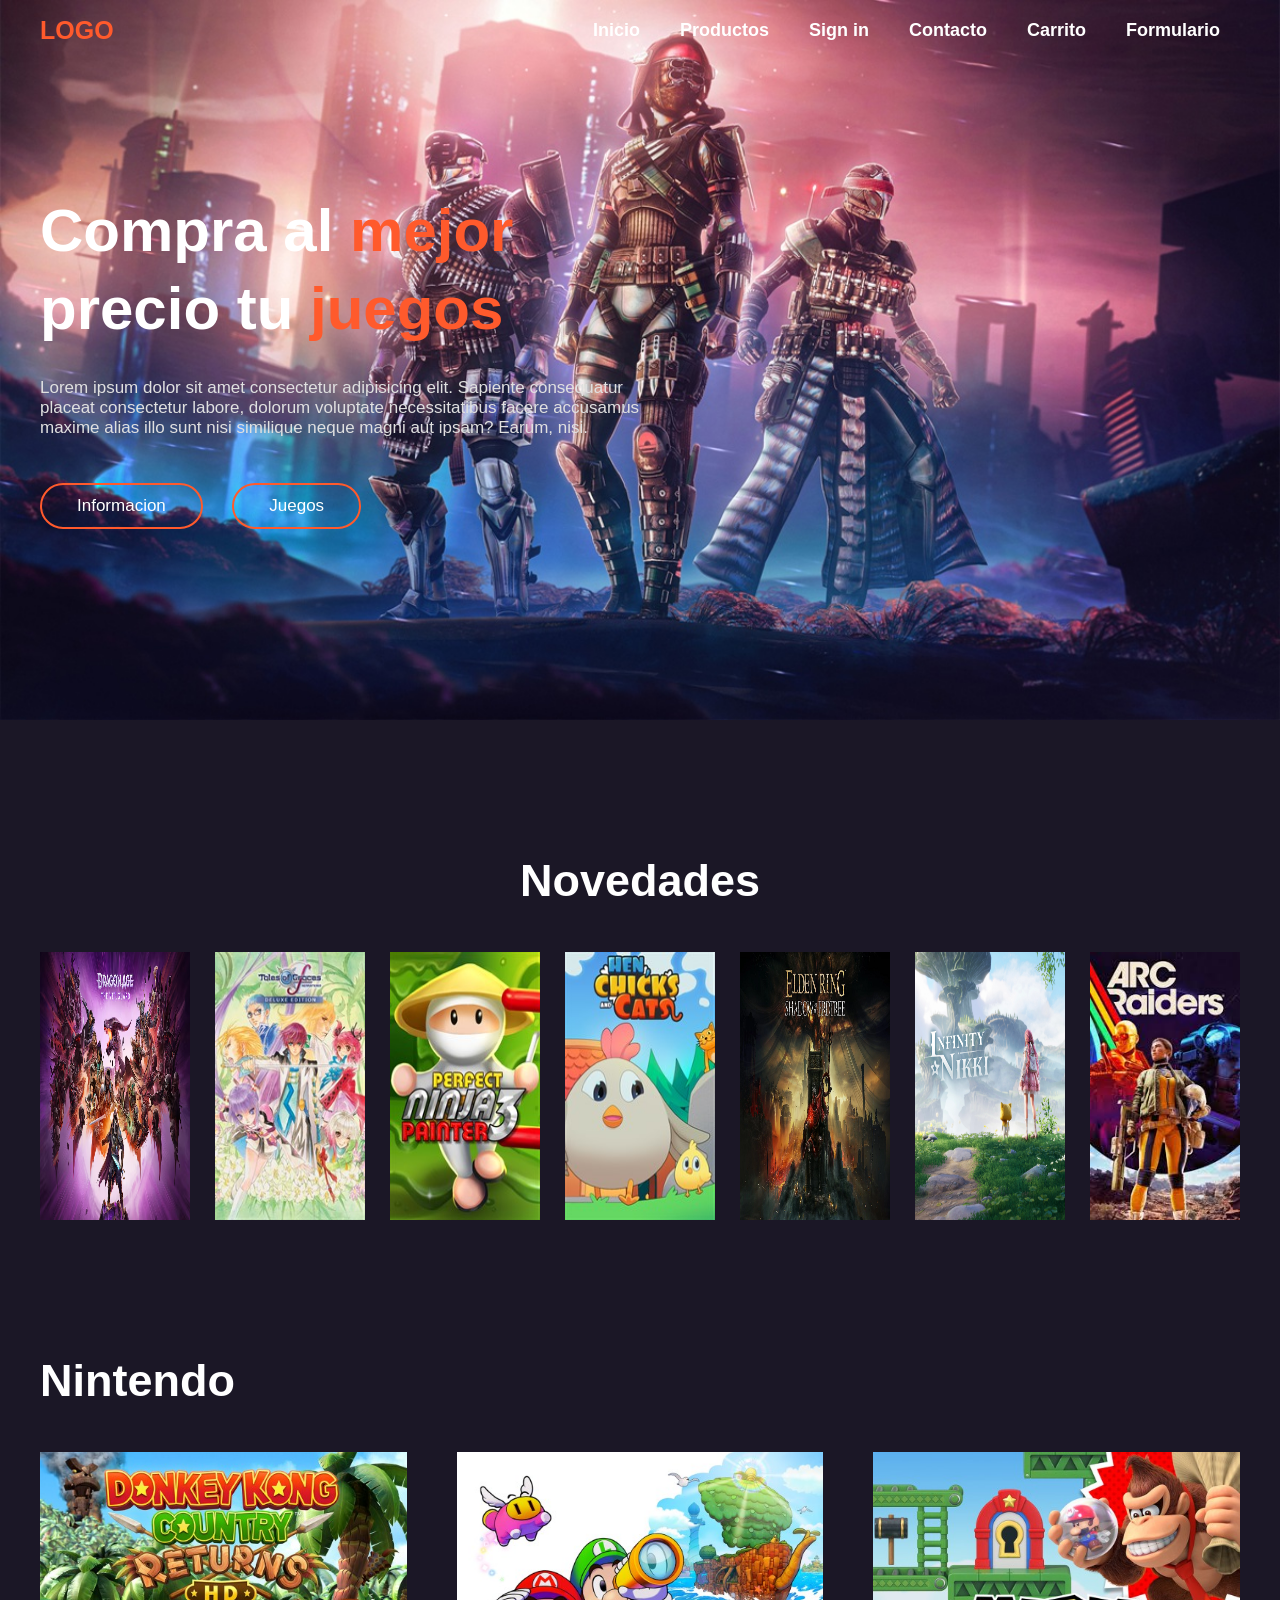
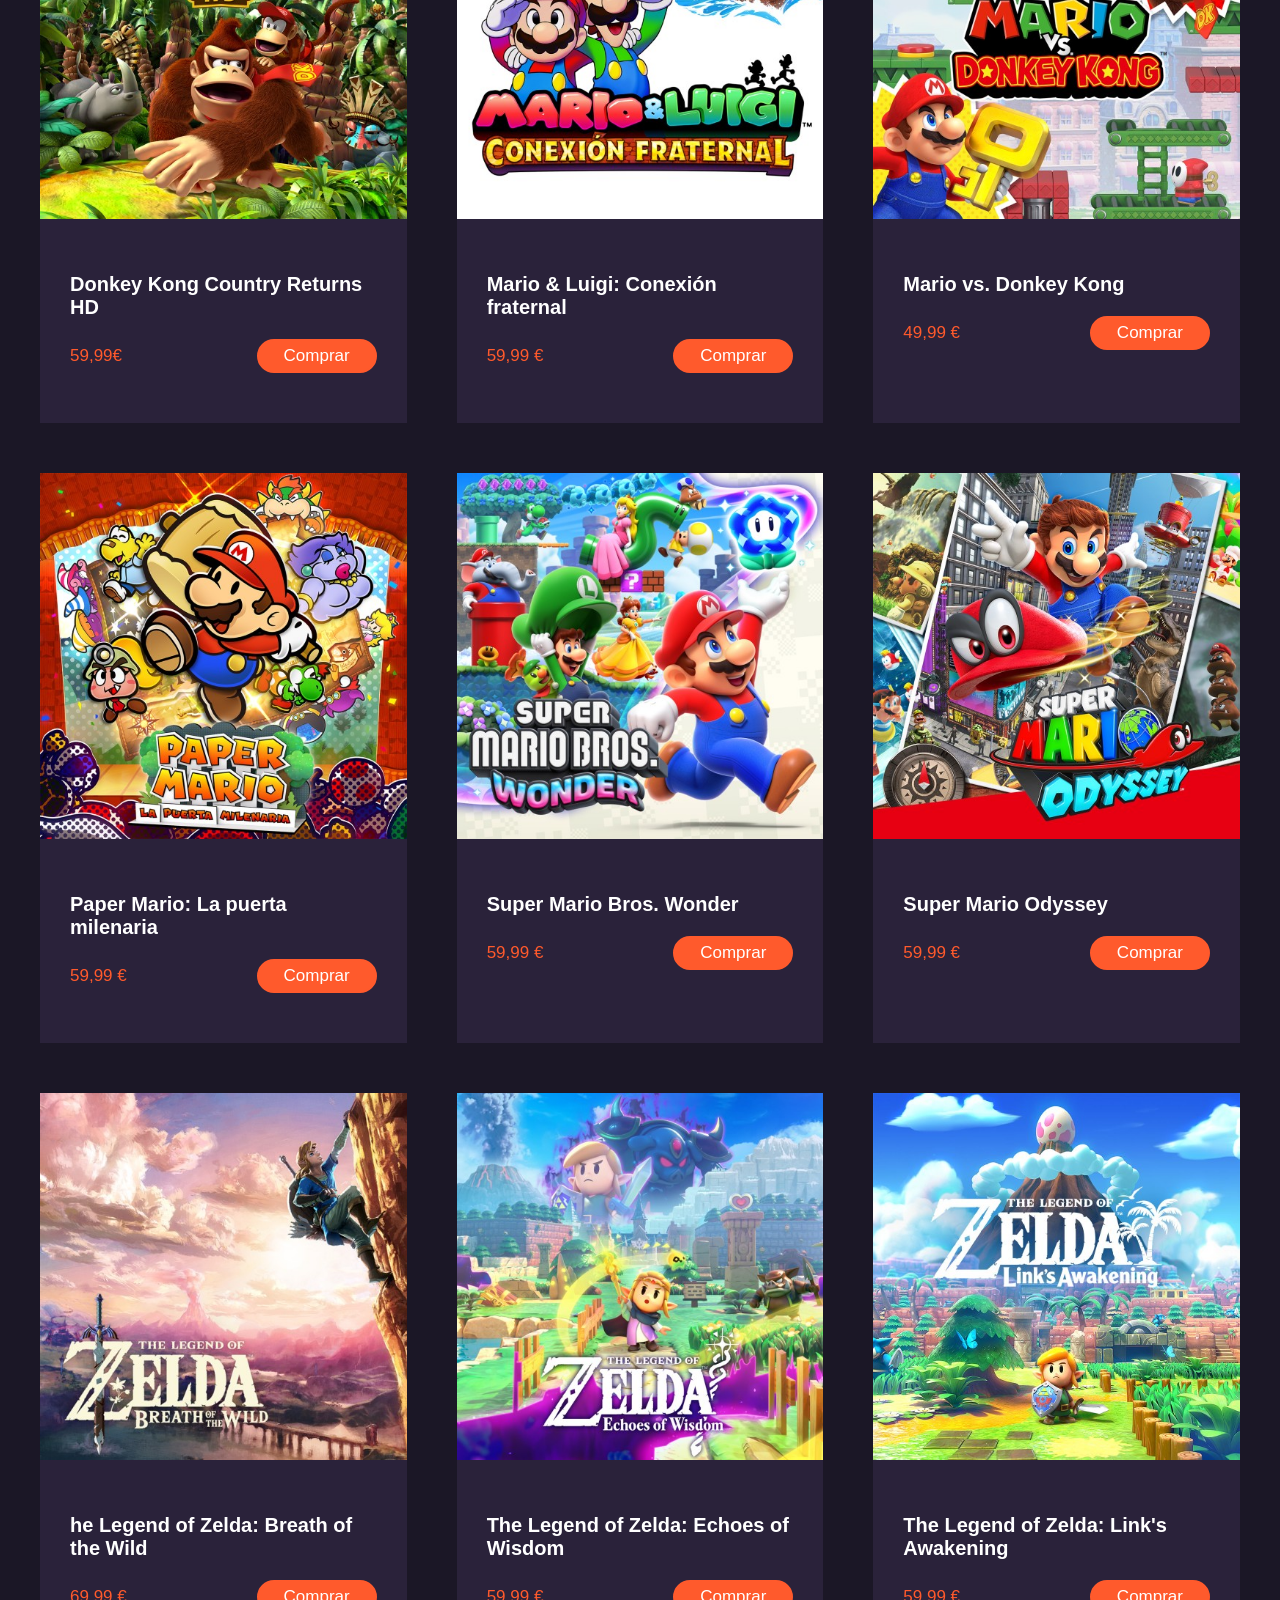
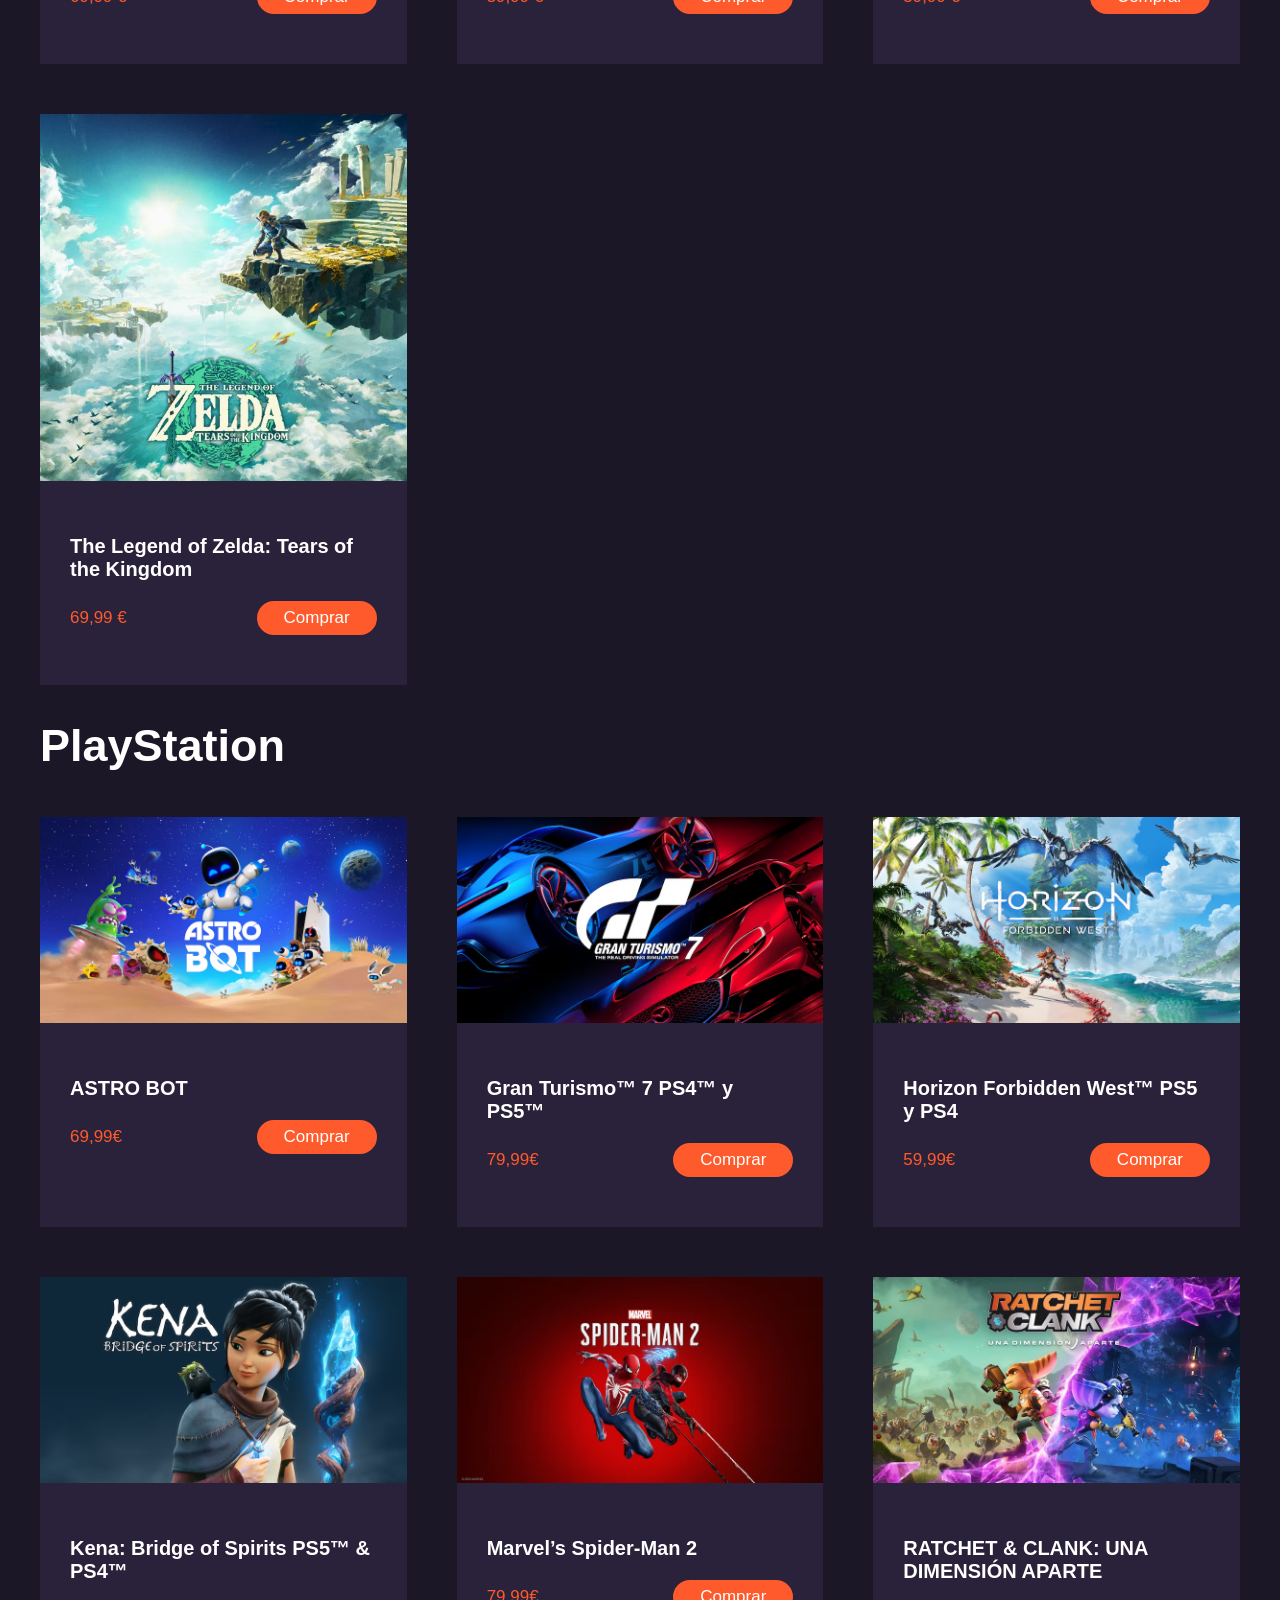
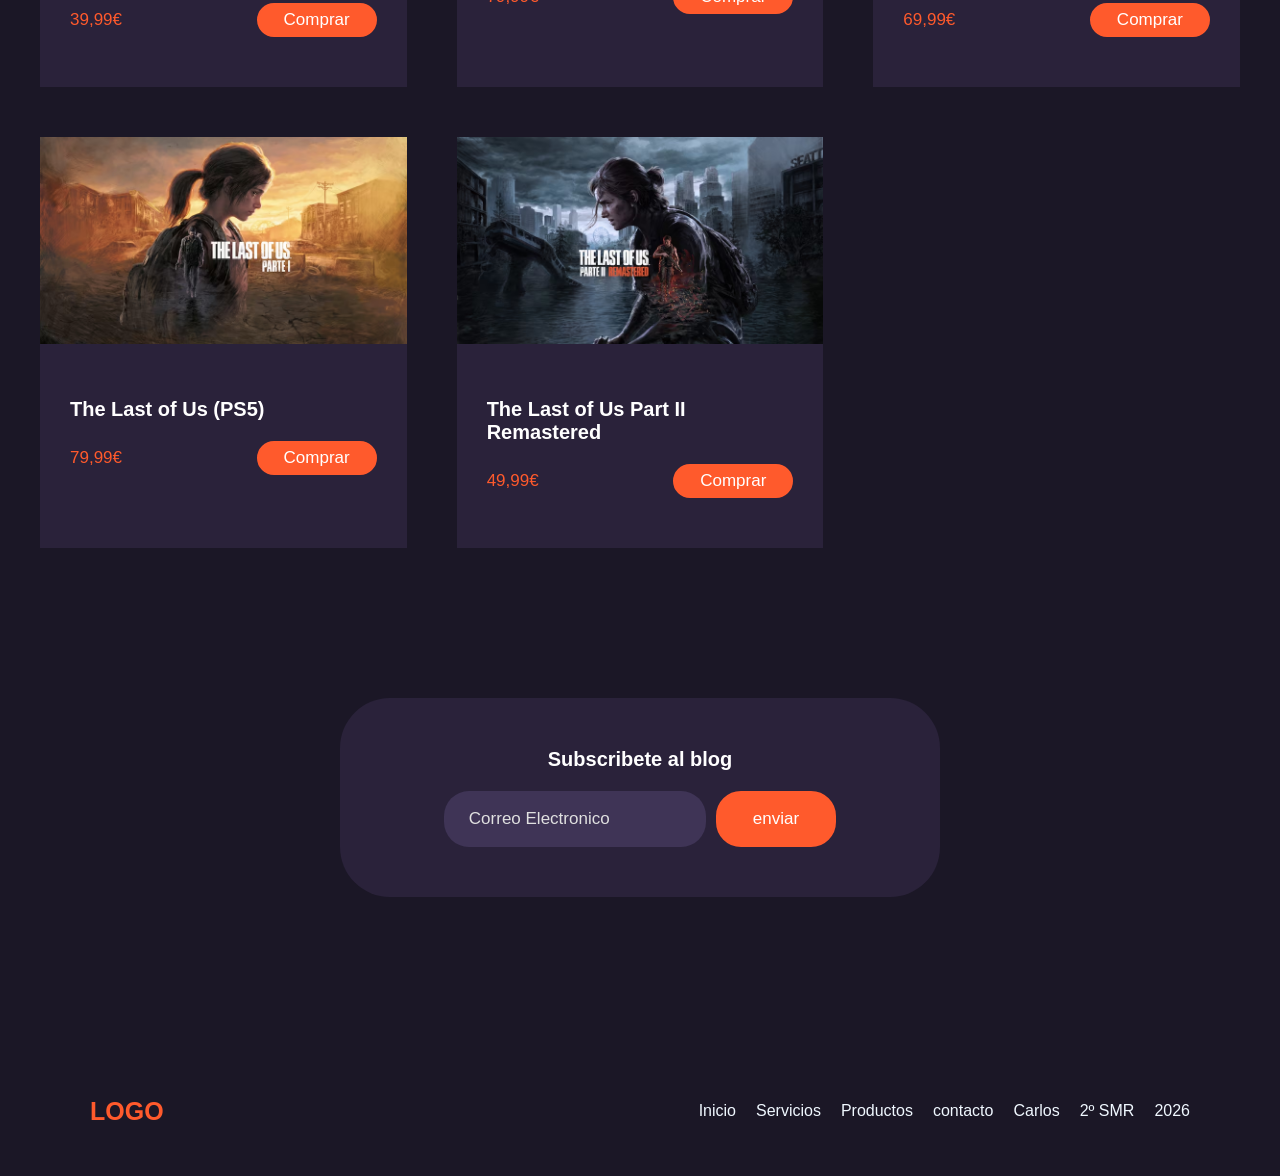
<file: index.html>
<!DOCTYPE html>
<html lang="es">
  <head>
    <meta charset="UTF-8" />
    <meta name="viewport" content="width=device-width, initial-scale=1.0" />
    <link rel="stylesheet" href="style.css"/>
    <title>Document</title>
  </head>
  <body>
    <header class="header">
      <div class="menu container">
        <a href="#" class="logo">Logo</a>
        <input type="checkbox" id="menu" />
        <label for="menu">
          <img src="assets/menu.png" class="menu-icono" alt="menu" />
          
        </label>
        <nav class="navbar">
          <ul>
            <li><a href="#">Inicio</a></li>
            <li><a href="#">Productos</a></li>
            <li><a href="sign_in.html">Sign in</a></li>
            <li><a href="#">Contacto</a></li>
            <li><a href="#">Carrito</a></li>
            <li><a href="formulario.html">Formulario</a></li>
          </ul>
          
        </nav>
      </div>

      <div class="header-content container">
        <div class="header-txt">
          <h1>Compra al <span>mejor</span> precio tu <span>juegos</span></h1>
          <p>
            Lorem ipsum dolor sit amet consectetur adipisicing elit. Sapiente
            consequatur placeat consectetur labore, dolorum voluptate
            necessitatibus facere accusamus maxime alias illo sunt nisi
            similique neque magni aut ipsam? Earum, nisi.
          </p>
         <div class="buttons">
            <a href="#" class="btn-1">Informacion</a>
            <a href="#" class="btn-1">Juegos</a>
         </div>
        </div>
      </div>
    </header>

    <section class="novedades container">
        <h2>Novedades</h2>

        <div class="novedades-content">
            <img src="assets/Novedades/ng1.jpg" alt="Donkey Kong Country Returns "/>
            <img src="assets/Novedades/ng2.jpg" alt="Donkey Kong Country Returns "/>
            <img src="assets/Novedades/ng3.jpg" alt="Donkey Kong Country Returns "/>
            <img src="assets/Novedades/ng4.jpg" alt="Donkey Kong Country Returns "/>
            <img src="assets/Novedades/ng5.jpg" alt="Donkey Kong Country Returns "/>
            <img src="assets/Novedades/ng6.jpg" alt="Donkey Kong Country Returns "/>
            <img src="assets/Novedades/ng7.jpg" alt="Donkey Kong Country Returns "/>
            
            
        </div>
    </section>

    <main class="product container">

        <h2>Nintendo</h2>

        <div class="product-content">

            <div class="product-1">
                <img src="assets/nintendo/g1.jpg" alt="Donkey Kong Country Returns HD">
                <div class="product-txt">
                    <h3>Donkey Kong Country Returns HD</h3>
                    <div class="price">
                      <p>59,99€</p>
                      <a href="https://www.nintendo.com/es-es/Juegos/Juegos-de-Nintendo-Switch/Donkey-Kong-Country-Returns-HD-2590475.html" class="btn-2">Comprar</a>
                    </div>
                </div>
            </div>

            <div class="product-1">
              <img src="assets/nintendo/g2.jpg" alt="Mario & Luigi: Conexión fraternal">
              <div class="product-txt">
                  <h3>Mario & Luigi: Conexión fraternal</h3>
                  <div class="price">
                    <p>59,99 €</p>
                    <a href="https://www.nintendo.com/es-es/Juegos/Juegos-de-Nintendo-Switch/Mario-Luigi-Conexion-fraternal-2590264.html" class="btn-2">Comprar</a>
                  </div>
              </div>
          </div>

          <div class="product-1">
            <img src="assets/nintendo/g3.jpg" alt="Mario vs. Donkey Kong">
            <div class="product-txt">
                <h3>Mario vs. Donkey Kong</h3>
                <div class="price">
                  <p>49,99 €</p>
                  <a href="https://www.nintendo.com/es-es/Juegos/Juegos-de-Nintendo-Switch/Mario-vs-Donkey-Kong-2445644.html" class="btn-2">Comprar</a>
                </div>
            </div>
        </div>

        <div class="product-1">
          <img src="assets/nintendo/g4.jpg" alt="Paper Mario: La puerta milenaria">
          <div class="product-txt">
              <h3>Paper Mario: La puerta milenaria</h3>
              <div class="price">
                <p>59,99 €</p>
                <a href="https://www.nintendo.com/es-es/Juegos/Juegos-de-Nintendo-Switch/Paper-Mario-La-puerta-milenaria-2445545.html" class="btn-2">Comprar</a>
              </div>
          </div>
      </div>

      <div class="product-1">
        <img src="assets/nintendo/g5.jpg" alt="Super Mario Bros. Wonder">
        <div class="product-txt">
            <h3>Super Mario Bros. Wonder</h3>
            <div class="price">
              <p>59,99 €</p>
              <a href="https://www.nintendo.com/es-es/Juegos/Juegos-de-Nintendo-Switch/Super-Mario-Bros-Wonder-2404150.html" class="btn-2">Comprar</a>
            </div>
        </div>
    </div>

    <div class="product-1">
      <img src="assets/nintendo/g6.jpg" alt="Super Mario Odyssey">
      <div class="product-txt">
          <h3>Super Mario Odyssey</h3>
          <div class="price">
            <p>59,99 €</p>
            <a href="https://www.nintendo.com/es-es/Juegos/Juegos-de-Nintendo-Switch/Super-Mario-Odyssey-1173332.html" class="btn-2">Comprar</a>
          </div>
      </div>
  </div>


  <div class="product-1">
    <img src="assets/nintendo/g7.jpg" alt="he Legend of Zelda: Breath of the Wild">
    <div class="product-txt">
        <h3>he Legend of Zelda: Breath of the Wild</h3>
        <div class="price">
          <p>69,99 €</p>
          <a href="https://www.nintendo.com/es-es/Juegos/Juegos-de-Nintendo-Switch/The-Legend-of-Zelda-Breath-of-the-Wild-1173609.html" class="btn-2">Comprar</a>
        </div>
    </div>
</div>


<div class="product-1">
  <img src="assets/nintendo/g8.jpg" alt="The Legend of Zelda: Echoes of Wisdom">
  <div class="product-txt">
      <h3>The Legend of Zelda: Echoes of Wisdom</h3>
      <div class="price">
        <p>59,99 €</p>
        <a href="https://www.nintendo.com/es-es/Juegos/Juegos-de-Nintendo-Switch/The-Legend-of-Zelda-Echoes-of-Wisdom-2590490.html" class="btn-2">Comprar</a>
      </div>
  </div>
</div>


<div class="product-1">
  <img src="assets/nintendo/g9.jpg" alt="The Legend of Zelda: Link's Awakening">
  <div class="product-txt">
      <h3>The Legend of Zelda: Link's Awakening</h3>
      <div class="price">
        <p>59,99 €</p>
        <a href="https://www.nintendo.com/es-es/Juegos/Juegos-de-Nintendo-Switch/The-Legend-of-Zelda-Link-s-Awakening-1514327.html" class="btn-2">Comprar</a>
      </div>
  </div>
</div>


<div class="product-1">
  <img src="assets/nintendo/g10.jpg" alt="The Legend of Zelda: Tears of the Kingdom">
  <div class="product-txt">
      <h3>The Legend of Zelda: Tears of the Kingdom</h3>
      <div class="price">
        <p>69,99 €</p>
        <a href="https://www.nintendo.com/es-es/Juegos/Juegos-de-Nintendo-Switch/The-Legend-of-Zelda-Tears-of-the-Kingdom-1576884.html" class="btn-2">Comprar</a>
      </div>
  </div>
</div>


        </div>

         <h2>PlayStation</h2>

         <div class="product-content">

          <div class="product-1">
            <img src="assets/PLAYSTATION/g11.avif" alt="ASTRO BOT">
            <div class="product-txt">
                <h3>ASTRO BOT</h3>
                <div class="price">
                  <p>69,99€</p>
                  <a href="https://store.playstation.com/es-es/concept/10002684" class="btn-2">Comprar</a>
                </div>
            </div>
        </div>


        <div class="product-1">
          <img src="assets/PLAYSTATION/g12.avif" alt="Gran Turismo 7 ">
          <div class="product-txt">
              <h3>Gran Turismo™ 7 PS4™ y PS5™</h3>
              <div class="price">
                <p>79,99€</p>
                <a href="https://store.playstation.com/es-es/concept/10000956" class="btn-2">Comprar</a>
              </div>
          </div>
      </div>

      <div class="product-1">
        <img src="assets/PLAYSTATION/g13.avif" alt="Horizon Forbidden West">
        <div class="product-txt">
            <h3>Horizon Forbidden West™ PS5 y PS4</h3>
            <div class="price">
              <p>59,99€</p>
              <a href="https://store.playstation.com/es-es/concept/10000886" class="btn-2">Comprar</a>
            </div>
        </div>
    </div>

    <div class="product-1">
      <img src="assets/PLAYSTATION/g14.avif" alt="Kena: Bridge of Spirits">
      <div class="product-txt">
          <h3>Kena: Bridge of Spirits PS5™ & PS4™</h3>
          <div class="price">
            <p>39,99€</p>
            <a href="https://store.playstation.com/es-es/concept/10001235" class="btn-2">Comprar</a>
          </div>
      </div>
  </div>


  <div class="product-1">
    <img src="assets/PLAYSTATION/g15.avif" alt="Marvel’s Spider-Man 2">
    <div class="product-txt">
        <h3>Marvel’s Spider-Man 2</h3>
        <div class="price">
          <p>79,99€</p>
          <a href="https://store.playstation.com/es-es/concept/10002456" class="btn-2">Comprar</a>
        </div>
    </div>
</div>


<div class="product-1">
  <img src="assets/PLAYSTATION/g16.avif" alt="RATCHET & CLANK: UNA DIMENSIÓN APARTE">
  <div class="product-txt">
      <h3>RATCHET & CLANK: UNA DIMENSIÓN APARTE</h3>
      <div class="price">
        <p>69,99€</p>
        <a href="https://store.playstation.com/es-es/concept/10000669" class="btn-2">Comprar</a>
      </div>
  </div>
</div>

<div class="product-1">
  <img src="assets/PLAYSTATION/g17.avif" alt="The Last of Us (PS5)">
  <div class="product-txt">
      <h3>The Last of Us (PS5)</h3>
      <div class="price">
        <p>79,99€</p>
        <a href="https://store.playstation.com/es-es/concept/10002694" class="btn-2">Comprar</a>
      </div>
  </div>
</div>


<div class="product-1">
  <img src="assets/PLAYSTATION/g18.avif" alt="The Last of Us Part II Remastered">
  <div class="product-txt">
      <h3>The Last of Us Part II Remastered</h3>
      <div class="price">
        <p>49,99€</p>
        <a href="https://store.playstation.com/es-es/concept/230079" class="btn-2">Comprar</a>
      </div>
  </div>
</div>

  </div>

   
        
    </main>

    <section class="contact container">

      <div class="contact-content">
        <h3>Subscribete al blog</h3>
        <form>
          <input type="email" placeholder="Correo Electronico">
          <input type="submit" class="btn-3" value="enviar">
        </form>

      </div>

    </section>

    <footer class="footer container">
      <div class="link">
        <a href="#" class="logo">logo</a>
      </div>
      <div class="link">
        <ul>
          <li><a href="#"></a>Inicio</li>
          <li><a href="#"></a>Servicios</li>
          <li><a href="#"></a>Productos</li>
          <li><a href="formulario.html"></a>contacto</li>
          <li><a href="#"></a>Carlos</li>
          <li><a href="#"></a>2º SMR</li>
          <li><a href="#"></a>2026</li>
        </ul>
      </div>
    </footer>
    </body>
</html>
</file>
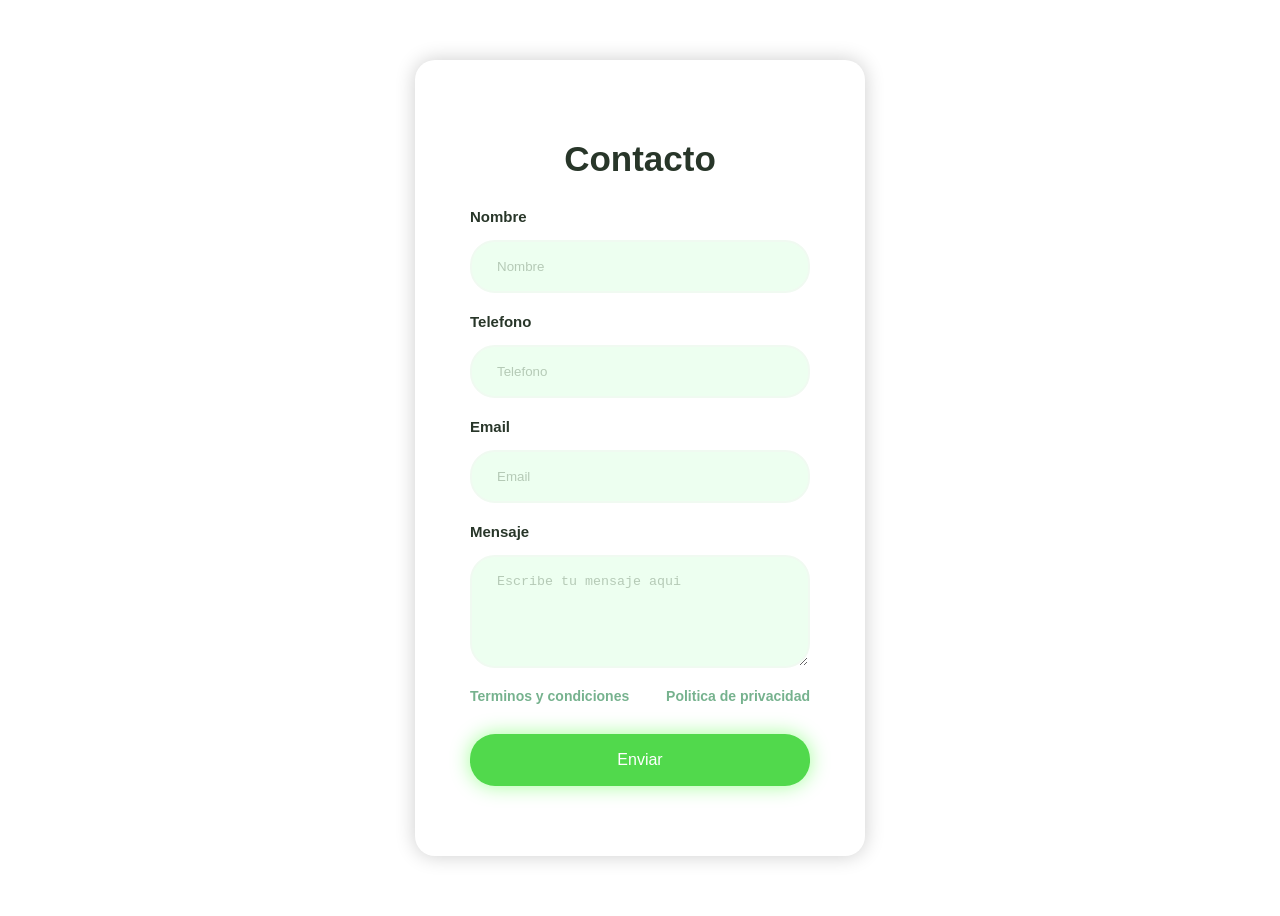
<file: formulario.html>
<!DOCTYPE html>
<html lang="es-es">
<head>
    <meta charset="UTF-8">
    <meta name="viewport" content="width=device-width, initial-scale=1.0">
    <title>Formulario</title>
    <link rel="stylesheet" href="formulario.css">
</head>
<body>

    <form>
        <h2>Contacto</h2>

        <div class="input-group">
            <label for="name">Nombre</label>
            <input type="text" id="name"  placeholder="Nombre">

            <label for="phone">Telefono</label>
            <input type="tel" id="phone" placeholder="Telefono">

            <label for="email">Email</label>
            <input type="email" id="email"  placeholder="Email">

            <label for="message">Mensaje</label>
            <textarea name="message" id="message" cols="30" rows="5" placeholder="Escribe tu mensaje aqui"></textarea>

            <div class="form-txt">
                <a href="#">Terminos y condiciones</a>
                <a href="#">Politica de privacidad</a>
            </div>

            <input type="submit" class="btn" value="Enviar">
        </div>
    </form>
    
</body>
</html>
</file>
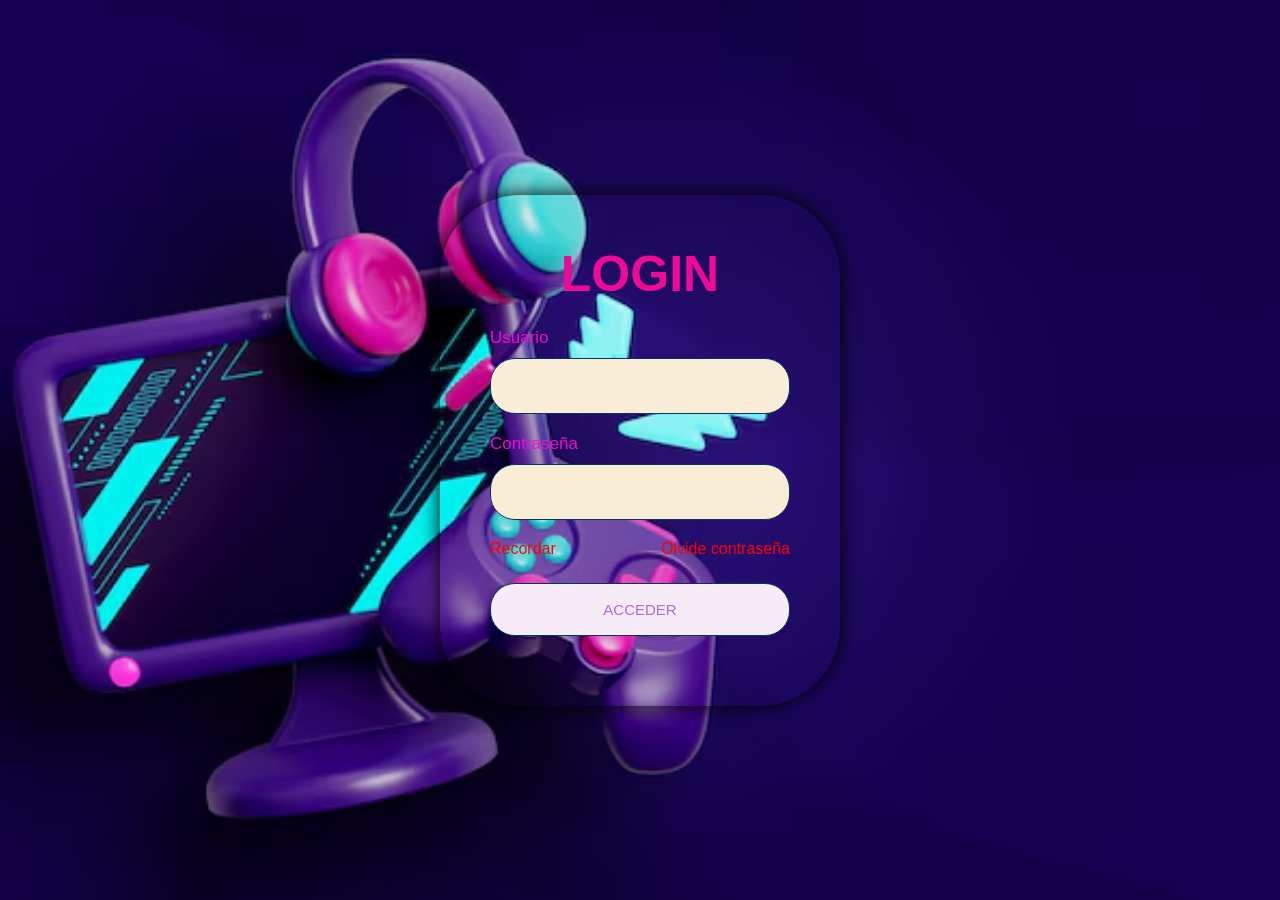
<file: sign_in.html>
<!DOCTYPE html>
<html lang="en">
<head>
    <meta charset="UTF-8">
    <meta name="viewport" content="width=device-width, initial-scale=1.0">
    <link rel="stylesheet" href="sign_in.css">
    <title>Document</title>
</head>
<body>

    <form>
        <h2>Login</h2>

        <label for="username">Usuario </label>
        <input type="text" id="Nombre de usuario">

        <label for="password">Contraseña</label>
        <input type="password" id="password">

        <div class="remember">
            <p>Recordar</p>
            <p>Olvide contraseña</p>

        </div>

        <input type="submit" class="btn-1" value="Acceder">
    </form>
    
</body>
</html>
</file>
<file: style.css>
@import url("https://fonts.googleapis.com/css2?family=Poppins:ital,wght@0,400;0,500;0,600;0,700;0,800;0,900;1,100;1,200;1,300;1,400;1,500;1,600;1,700;1,800;1,900&display=swap" rel="stylesheet">);

*{  
    margin: 0;
    padding: 0;
    box-sizing: border-box;
    text-decoration: none;
    list-style: none;
}
  
 body{
    font-family: 'Poppins', sans-serif;
    background-color: #1b1726;
 }

 img {
    max-width: 100%;
    
 }

 .container {
    max-width: 1200px;
    margin: 0 auto;
 }

 .header {
    background-image: url(assets/fondoIndex.jpg);
    background-position: center center;
    background-repeat: no-repeat;
    background-size: cover;
    display: flex;
    align-items: center;
    min-height: 80vh;
    padding: 80px 0;

 }

 .menu {
    position: absolute;
    top: 0;
    left: 0;
    right: 0;
    display: flex;
    align-items: center;
    justify-content: space-between;
 }

 .logo {
    color: #ff5a2c;
    font-size: 25px;
    font-weight: 800;
    text-transform: uppercase;
 }

 .menu .navbar ul li {
    position: relative;
    float: left;
 }

 .menu .navbar ul li a {
    font-size: 18px;
    padding: 20px;
    color: #ffffff;
    font-weight: 600;
    display: block;
 }

 .menu .navbar ul li a:hover{
    color: #ff5a2c;
 }

 #menu {
   display: none;
 }

 .menu-icono {
   width: 25px;
 }

 .menu-icono {
   cursor: pointer;
   display: none;
 }

 .header-content {
   display: flex;
 }

 .header-txt {
   flex-basis: 50%;

 }

 .header-txt h1 {
   font-size: 60px;
   color: #ffffff;
   line-height: 1.3;
   margin-bottom: 30px;
 }

 .header-txt span {
   color: #ff5a2c;
 }

 .header-txt p {
   font-size: 17px;
   color: #e0e0e0;
   margin-bottom: 45px;

 }

 .button {
   display: flex;
 }

 .btn-1, .btn-2, .btn-3 {
   display: inline-block;
   padding: 11px 35px;
   border: 2px solid #ff5a2c;
   border-radius: 25px;
   margin-right: 25px;
   font-size: 17px;
   color: #ffffff;
 }

 .btn-1:hover {
   background-color: #ff5a2c;
 }


 .novedades {
   padding: 100px 0;
   text-align: center;

 }

 h2 {
   color: #ffffff;
   font-size: 45px;
   margin-bottom: 45px;
   margin-top: 35px;
 }

 .novedades-content {
   display: flex;
   justify-content: space-between;

 }
 .novedades-content img {
   width: 150px;
 }

 .product-content {
   display: grid;
   grid-template-columns: repeat(3, 1fr);
   gap: 50px;
 }

 .product-1 {
   background-color: #2a223a;
 }

 .product-txt {
   padding: 50px 30px;
 }

 h3 {
  font-size: 20px;
  color: #ffffff;
  margin-bottom: 20px;
 
 }

 .price {
  display: flex;
  justify-content: space-between;
  align-items: center;
 }

 .price p {
  font-size: 17px;
  color: #ff5a2c;
 }

 .btn-2 {
  padding: 5px 25px;
  background-color: #ff5a2c;
  margin-right: 0;
 }

 .contact {
  padding: 150px 300px;

 }

 .contact-content {
  background-color: #2a223a;
  text-align: center;
  padding: 50px;
  border-radius: 50px;
 }

 form {
  display: flex;
  justify-content: center;
  margin-top: 20px;

 }
  input {
    padding: 18px 25px;
    background-color: #3f3456;
    border: 0;
    border-radius: 25px;
    outline: none;
    margin-right: 10px;
    color: #ffffff;
    font-size: 17px;

  }

  ::placeholder{
    color: #e0e0e0;
    font-size: 17px;
  }

  .btn-3{
    background-color: #ff5a2c;
    cursor: pointer;
    margin-right: 0;

  }

  .footer {
    display: flex;
    justify-content: space-between;
    align-items: center;
    padding: 50px;
    color: aliceblue;

  }

  .link ul {
    display: flex;
  }

  .link ul li > a {
    font-size: 17px;
    color: #ffffff;
    margin-right: 20px;

  }

  .link ul li > a:hover {
    color: #ff5a2c;
  }

  @media (max-width:991px){

    .menu{
      padding: 20px;
    }
    .menu label{
      display: initial;
    }
    .menu .navbar{
      position: absolute;
      top: 100%;
      left: 0;
      right: 0;
      background-color: #ff5a2c;
      display: none;
    }
    .menu .navbar ul li a:hover{
      color: #1b1726;
    }
    .menu .navbar ul li {
      width: 100%;
    }

    #menu:checked ~ .navbar {
      display: initial;
    }
    .header {
      min-height: 0vh;
      padding: 80px 30px 50px 30px;
    }
    .heder-txt {
      text-align: center;
      flex-basis: 100%;

    }
    .header-txt h1 {
      font-size: 50px;
      margin-bottom: 15px;
    }
    .button {
      justify-content: center;
    }
    .btn-1:last-of-type {
      margin-right: 0;
    }
    .novedades {
      display: none;
    }
    .product {
      padding: 30px;
    }
    .product-content {
      grid-template-columns: repeat(1,1fr);
      gap: 30px;

    }
    .nintendo-1 img{
      width: 100%;
    }
    .contact{
      padding: 30px;

    }
    form{
      flex-direction: column;
    }
    input {
      margin: 0 0 20px 0;
    }
    .footer {
      flex-direction: column;
      text-align: center;
    }
    .link ul{
      margin-top: 20px;
    }
  }
</file>
<file: formulario.css>
body {
    font-family: Arial, Helvetica, sans-serif;
    min-height: 100vh;
    display: flex;
    justify-content: center;
    align-items: center;
}

form {
    padding: 50px 55px;
    box-shadow: 0 0 20px rgba(0, 0, 0, 0.2);
    border-radius: 20px;
    text-align: center;
    width: 340px;
        
}

.input-group{
    display: flex;
    flex-direction: column;
    text-align: left;
}

h2 {
    color: #283629;
    font-size: 35px;


}

label {
    color: #283629;
    font-size: 15px;
    font-weight: 600;
    margin-bottom: 15px;
}

input, textarea {
    padding: 17px 25px;
    border-radius: 25px;
    margin-bottom: 20px;
    background-color: #edfff0;
    border: 2px solid #f0faf1;
    color: #283629;
    outline: none;

}

input::placeholder, textarea::placeholder {
    color: #b5cab6;
    
}

.form-txt {
    margin-bottom: 30px;
    display: flex;
    justify-content: space-between;
    text-align: center;
}

.form-txt a {
    color: #76b28e;
    font-size: 14px;
    font-weight: 600;
    text-decoration: none;
}

.btn {
    font-size: 16px;
    color: #ffffff;
    border: 0;
    border-radius: 25px;
    background-color: #51d94c;
    box-shadow: 0 0 20px rgba(25, 254, 0, 0.4);
    cursor: pointer;
}

.btn:hover {
    background-color: #50e04b;

}

@media (max-width:991px) {
    
    body {
        padding: 30px;
    
    }

    form {
        padding: 50px 30px;
        width: 100%;
    }
    input {
        padding: 15px;
    }
}
</file>
<file: sign_in.css>
*{
    margin: 0;
    padding: 0;
    box-sizing: border-box;
}

body {
    font-family: Arial, Helvetica, sans-serif;
    display: flex;
    align-items: center;
    justify-content: center;
    height: 100vh;
    background-image: url(assets/fondo.avif);
    background-position: center center;
    background-repeat: no-repeat;
    background-size: cover;
}

form {
    padding: 50px;
    display: flex ;
    flex-direction: column;
    width: 400px;
    box-shadow: 0 0 20px rgba(0, 0, 0, 2);
    border-radius: 80px;
    background: transparent;

}
 h2 {
    text-align: center;
    font-size: 50px;
    text-transform: uppercase;
    color: #ee0a96 ;
    margin-bottom: 25px;


 }
label {
    font-size: 17px;
    color: #f209d7;
    margin-bottom: 10px;

} 

input {
    padding: 17px 11px;
    border: 1px solid  rgb(5, 52, 93);
    border-radius: 25px;
    margin-bottom: 20px;
    background-color: rgb(249, 237, 215) ;
    outline: none;
    color: black;
    font-size: 17px;
}

.btn-1 {
    background-color: rgb(247, 235, 247) ;
    font-size: 15px;
    color: rgb(173, 103, 238);
    text-transform: uppercase;
    cursor: pointer;
}

.btn-1:hover {
    background-color: rgb(129, 8, 241);
}

.remember {
    display: flex;
    justify-content: space-between;
    margin-bottom: 25px;
    color: red;
}

@media(max-width:100px) {
    body {
        padding: 30px;
    }
    form {
        width: 50px;
    }
    .remember {
        flex-direction: column;
    }
}
</file>
